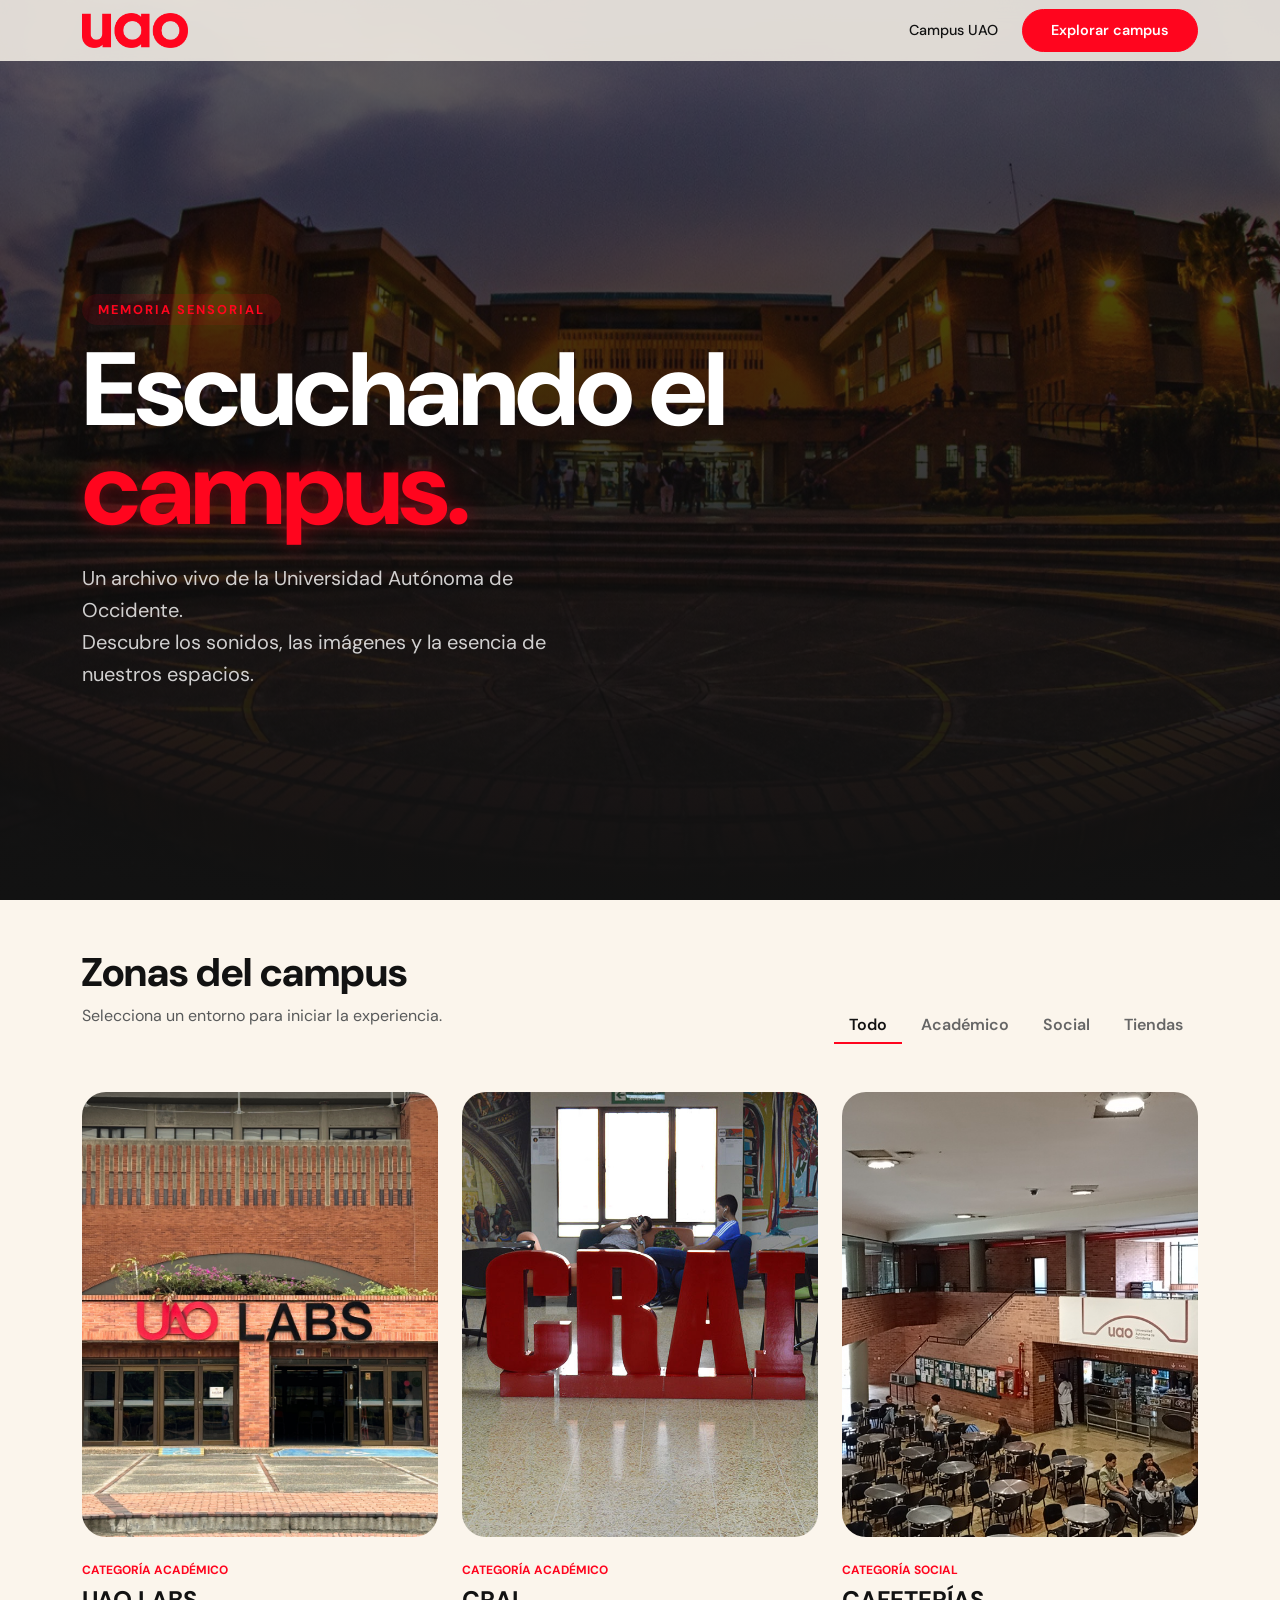
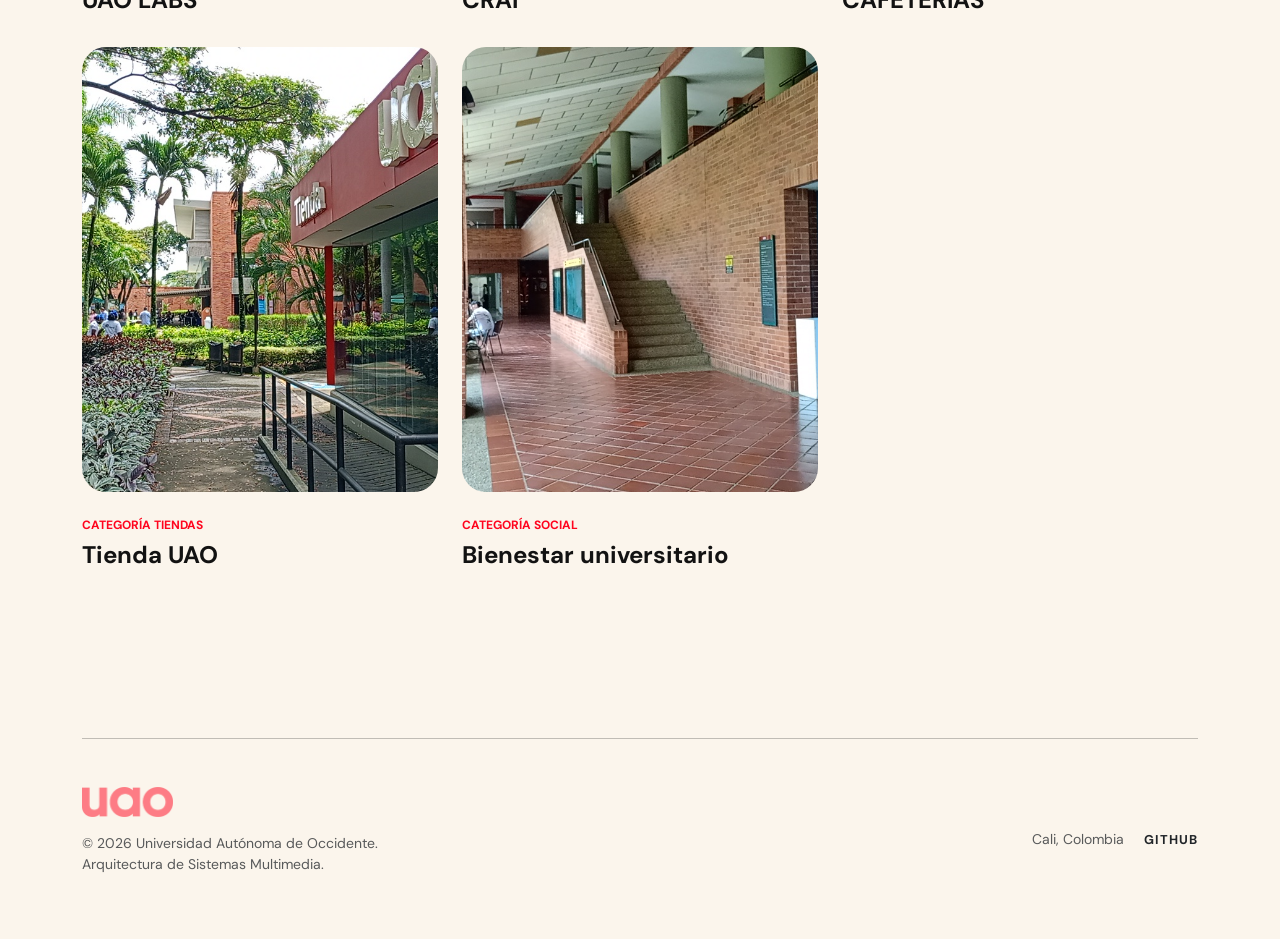
<file: index.html>
<!DOCTYPE html>
<html lang="es">

<head>
    <meta charset="UTF-8">
    <meta name="viewport" content="width=device-width, initial-scale=1.0">
    <title>Escuchando el Campus | UAO</title>

    <link href="https://fonts.googleapis.com/css2?family=DM+Sans:wght@400;500;700;800&display=swap" rel="stylesheet">

    <link href="https://cdn.jsdelivr.net/npm/bootstrap@5.3.0/dist/css/bootstrap.min.css" rel="stylesheet">
    <link href="https://unpkg.com/aos@2.3.1/dist/aos.css" rel="stylesheet">

    <link rel="stylesheet" href="public\styles.css">
</head>

<body>

    <nav class="navbar navbar-expand-lg fixed-top">
        <div class="container">
            <a class="navbar-brand" href="#">
                <img src="public\images\uao-color.png" alt="UAO Logo" height="35">
            </a>
            <div class="ms-auto d-flex align-items-center">
                <a href="#" class="nav-link me-4 d-none d-md-block">Campus UAO</a>
                <a href="#explorar" class="btn-uao">Explorar campus</a>
            </div>
        </div>
    </nav>

    <header class="hero-section d-flex align-items-center">
        <div class="container hero-content" data-aos="fade-up" data-aos-delay="200">
            <div class="row">
                <div class="col-lg-10">
                    <span class="badge-uao">Memoria Sensorial</span>
                    <h1 class="hero-title mt-3">
                        Escuchando el <br>
                        <span class="text-red-bright">campus.</span>
                    </h1>
                    <p class="hero-subtitle mt-4">
                        Un archivo vivo de la Universidad Autónoma de Occidente. <br>
                        Descubre los sonidos, las imágenes y la esencia de nuestros espacios.
                    </p>
                </div>
            </div>
        </div>
    </header>

    <section id="explorar" class="py-5">
        <div class="container">
            <div class="d-flex justify-content-between align-items-end mb-5" data-aos="fade-up">
                <div>
                    <h2 class="section-title">Zonas del campus</h2>
                    <p class="text-muted">Selecciona un entorno para iniciar la experiencia.</p>
                </div>
                <div class="d-none d-md-block">
                    <button class="filter-btn active" data-category="Todo">Todo</button>
                    <button class="filter-btn" data-category="Académico">Académico</button>
                    <button class="filter-btn" data-category="Social">Social</button>
                    <button class="filter-btn" data-category="Tiendas">Tiendas</button>
                </div>
            </div>

            <div class="row g-4" id="grid-zonas">

            </div>
        </div>
    </section>

    <footer class="py-5 mt-5">
        <div class="container">
            <hr class="mb-5 opacity-10">
            <div class="row align-items-center">
                <div class="col-md-6">
                    <img src="public/images/uao-color.png" alt="UAO" height="30" class="mb-3 opacity-50">
                    <p class="small text-muted">© 2026 Universidad Autónoma de Occidente. <br> Arquitectura de Sistemas
                        Multimedia.</p>
                </div>
                <div class="col-md-6 text-md-end">
                    <div class="social-links">
                        <small class="me-3 text-muted">Cali, Colombia</small>
                        <a href="https://github.com" class="text-decoration-none text-dark">GitHub</a>
                    </div>
                </div>
            </div>
        </div>
    </footer>


    <script src="js\main.js"></script>
    <script src="https://unpkg.com/aos@2.3.1/dist/aos.js"></script>
    <script>
        AOS.init({
            duration: 1200,
            once: true,
            offset: 100
        });
    </script>
</body>

</html>
</file>
